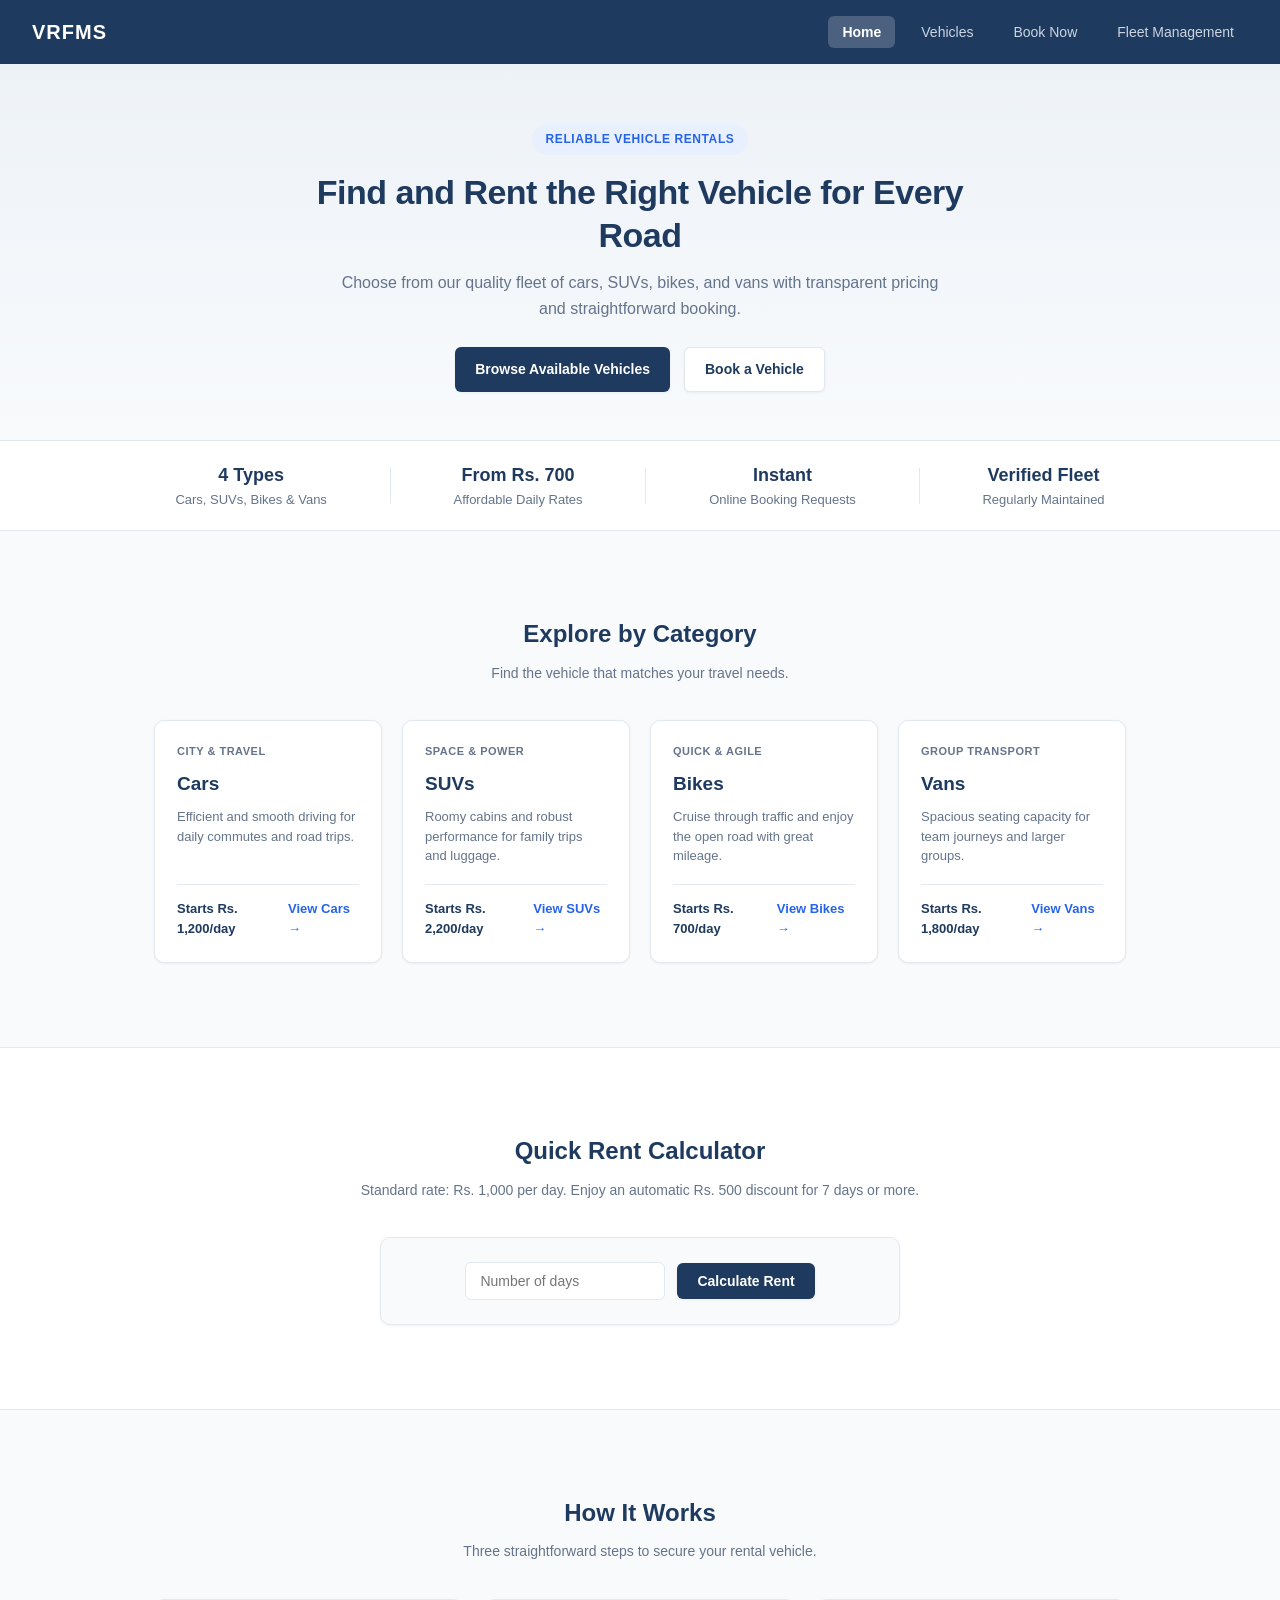
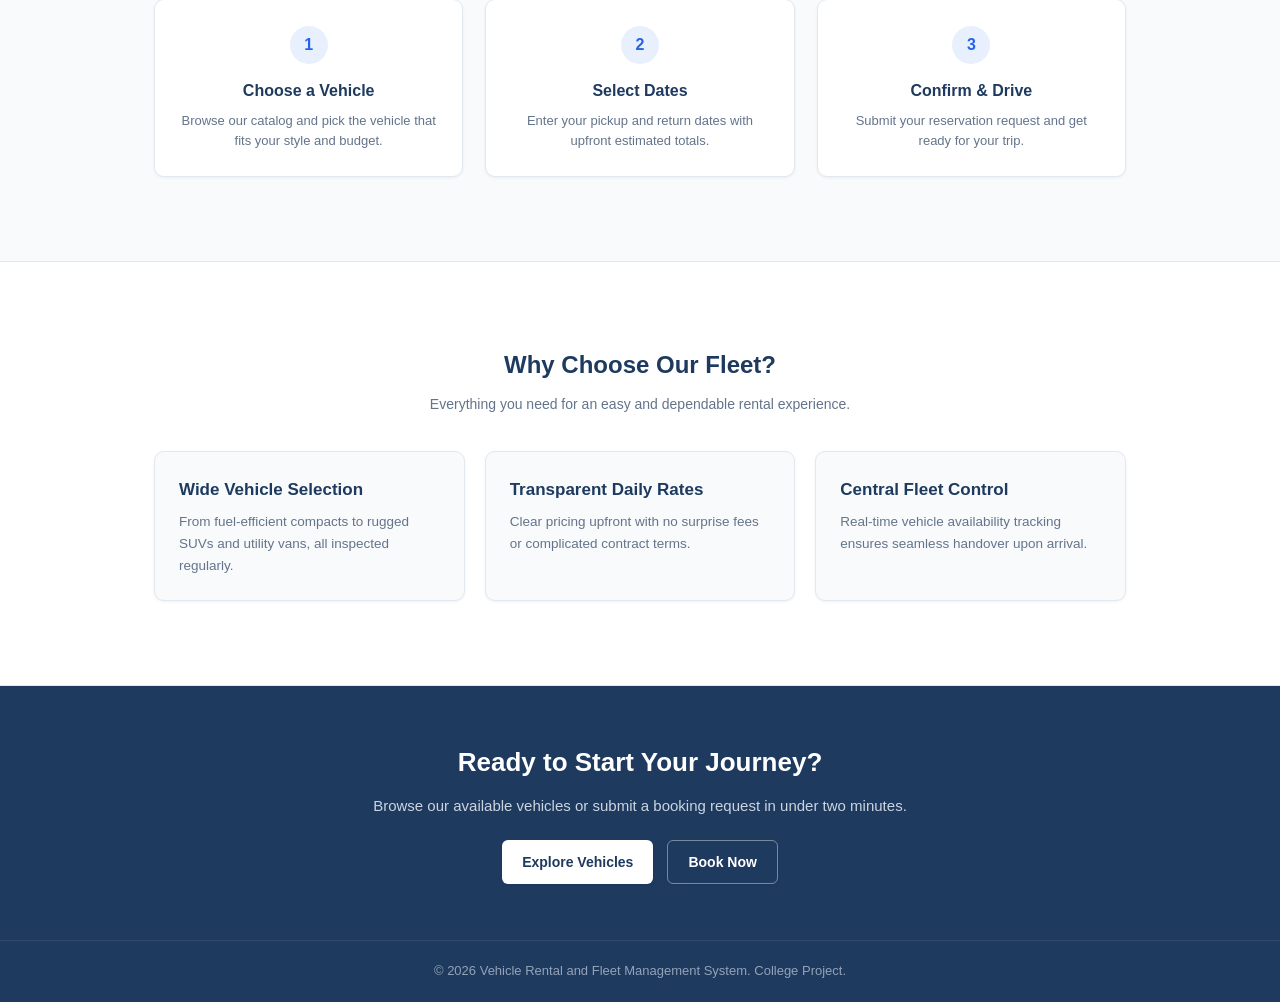
<file: index.html>
<!DOCTYPE html>
<html lang="en">

<head>
    <meta charset="UTF-8">
    <meta name="viewport" content="width=device-width, initial-scale=1.0">
    <title>Vehicle Rental and Fleet Management System</title>
    <link rel="stylesheet" href="css/common.css">
    <link rel="stylesheet" href="css/home.css">
</head>

<body>
    <div class="whole">
        <nav class="navbar">
            <div class="logo">VRFMS</div>
            <ul>
                <li><a href="index.html" class="active">Home</a></li>
                <li><a href="vehicles.html">Vehicles</a></li>
                <li><a href="booking.html">Book Now</a></li>
                <li><a href="fleet.html">Fleet Management</a></li>
            </ul>
        </nav>

        <section class="hero">
            <div class="hero-badge">Reliable Vehicle Rentals</div>
            <h1>Find and Rent the Right Vehicle for Every Road</h1>
            <p>Choose from our quality fleet of cars, SUVs, bikes, and vans with transparent pricing and straightforward booking.</p>

            <div class="hero-actions">
                <a href="vehicles.html" class="btn">Browse Available Vehicles</a>
                <a href="booking.html" class="btn btn-secondary">Book a Vehicle</a>
            </div>
        </section>

        <section class="stats-strip">
            <div class="container stats-strip-inner">
                <div class="strip-item">
                    <span class="strip-value">4 Types</span>
                    <span class="strip-label">Cars, SUVs, Bikes & Vans</span>
                </div>
                <div class="strip-divider"></div>
                <div class="strip-item">
                    <span class="strip-value">From Rs. 700</span>
                    <span class="strip-label">Affordable Daily Rates</span>
                </div>
                <div class="strip-divider"></div>
                <div class="strip-item">
                    <span class="strip-value">Instant</span>
                    <span class="strip-label">Online Booking Requests</span>
                </div>
                <div class="strip-divider"></div>
                <div class="strip-item">
                    <span class="strip-value">Verified Fleet</span>
                    <span class="strip-label">Regularly Maintained</span>
                </div>
            </div>
        </section>

        <section class="home-section">
            <div class="container">
                <div class="section-title">
                    <h2>Explore by Category</h2>
                    <p>Find the vehicle that matches your travel needs.</p>
                </div>

                <div class="category-grid">
                    <div class="category-card">
                        <span class="category-tag">City & Travel</span>
                        <h3>Cars</h3>
                        <p class="category-desc">Efficient and smooth driving for daily commutes and road trips.</p>
                        <div class="category-meta">
                            <span class="category-price">Starts Rs. 1,200/day</span>
                            <a href="vehicles.html" class="category-link">View Cars &rarr;</a>
                        </div>
                    </div>

                    <div class="category-card">
                        <span class="category-tag">Space & Power</span>
                        <h3>SUVs</h3>
                        <p class="category-desc">Roomy cabins and robust performance for family trips and luggage.</p>
                        <div class="category-meta">
                            <span class="category-price">Starts Rs. 2,200/day</span>
                            <a href="vehicles.html" class="category-link">View SUVs &rarr;</a>
                        </div>
                    </div>

                    <div class="category-card">
                        <span class="category-tag">Quick & Agile</span>
                        <h3>Bikes</h3>
                        <p class="category-desc">Cruise through traffic and enjoy the open road with great mileage.</p>
                        <div class="category-meta">
                            <span class="category-price">Starts Rs. 700/day</span>
                            <a href="vehicles.html" class="category-link">View Bikes &rarr;</a>
                        </div>
                    </div>

                    <div class="category-card">
                        <span class="category-tag">Group Transport</span>
                        <h3>Vans</h3>
                        <p class="category-desc">Spacious seating capacity for team journeys and larger groups.</p>
                        <div class="category-meta">
                            <span class="category-price">Starts Rs. 1,800/day</span>
                            <a href="vehicles.html" class="category-link">View Vans &rarr;</a>
                        </div>
                    </div>
                </div>
            </div>
        </section>

        <section class="calculator-section">
            <div class="container">
                <div class="section-title">
                    <h2>Quick Rent Calculator</h2>
                    <p>Standard rate: Rs. 1,000 per day. Enjoy an automatic Rs. 500 discount for 7 days or more.</p>
                </div>

                <div class="calculator-card">
                    <div class="calculator-form">
                        <input type="number" id="days-input" placeholder="Number of days" min="1">
                        <button id="calculate-btn" class="btn">Calculate Rent</button>
                    </div>
                    <p id="rent-result" class="rent-result"></p>
                </div>
            </div>
        </section>

        <section class="home-section">
            <div class="container">
                <div class="section-title">
                    <h2>How It Works</h2>
                    <p>Three straightforward steps to secure your rental vehicle.</p>
                </div>

                <div class="steps-grid">
                    <div class="step-card">
                        <div class="step-number">1</div>
                        <h3>Choose a Vehicle</h3>
                        <p>Browse our catalog and pick the vehicle that fits your style and budget.</p>
                    </div>

                    <div class="step-card">
                        <div class="step-number">2</div>
                        <h3>Select Dates</h3>
                        <p>Enter your pickup and return dates with upfront estimated totals.</p>
                    </div>

                    <div class="step-card">
                        <div class="step-number">3</div>
                        <h3>Confirm & Drive</h3>
                        <p>Submit your reservation request and get ready for your trip.</p>
                    </div>
                </div>
            </div>
        </section>

        <section class="home-section bg-alt">
            <div class="container">
                <div class="section-title">
                    <h2>Why Choose Our Fleet?</h2>
                    <p>Everything you need for an easy and dependable rental experience.</p>
                </div>

                <div class="features">
                    <div class="feature-box">
                        <h3>Wide Vehicle Selection</h3>
                        <p>From fuel-efficient compacts to rugged SUVs and utility vans, all inspected regularly.</p>
                    </div>
                    <div class="feature-box">
                        <h3>Transparent Daily Rates</h3>
                        <p>Clear pricing upfront with no surprise fees or complicated contract terms.</p>
                    </div>
                    <div class="feature-box">
                        <h3>Central Fleet Control</h3>
                        <p>Real-time vehicle availability tracking ensures seamless handover upon arrival.</p>
                    </div>
                </div>
            </div>
        </section>

        <section class="cta-banner">
            <div class="container cta-content">
                <h2>Ready to Start Your Journey?</h2>
                <p>Browse our available vehicles or submit a booking request in under two minutes.</p>
                <div class="cta-actions">
                    <a href="vehicles.html" class="btn">Explore Vehicles</a>
                    <a href="booking.html" class="btn btn-secondary">Book Now</a>
                </div>
            </div>
        </section>

        <footer class="footer">
            <p>&copy; 2026 Vehicle Rental and Fleet Management System. College Project.</p>
        </footer>
    </div>

    <button id="scroll-top-btn" class="scroll-top-btn" title="Back to top">&uarr;</button>

    <script src="js/home.js"></script>
</body>

</html>
</file>
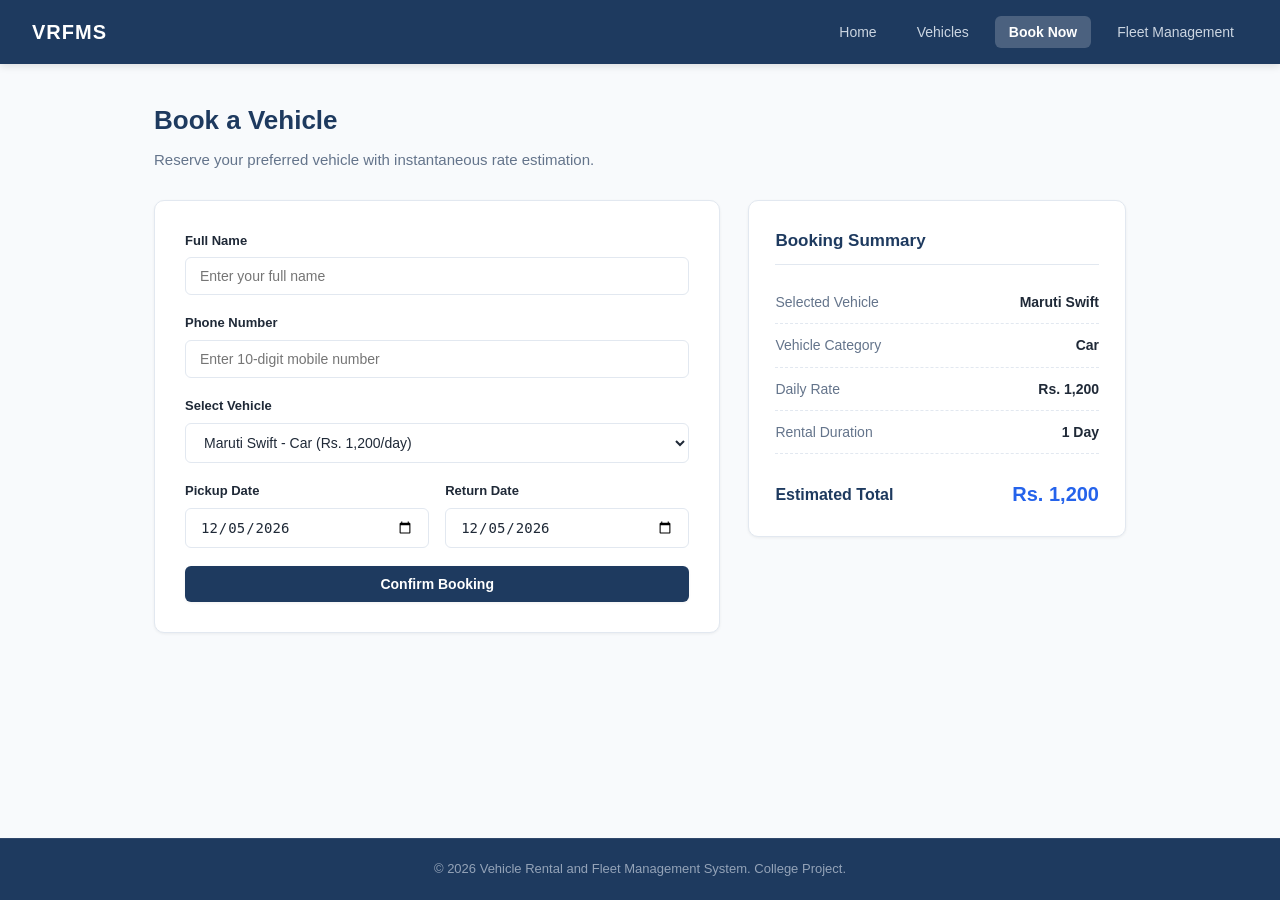
<file: booking.html>
<!DOCTYPE html>
<html lang="en">
<head>
    <meta charset="UTF-8">
    <meta name="viewport" content="width=device-width, initial-scale=1.0">
    <title>Book a Vehicle - VRFMS</title>
    <link rel="stylesheet" href="css/common.css">
    <link rel="stylesheet" href="css/booking.css">
</head>
<body>
    <div class="whole">
        <nav class="navbar">
            <div class="logo">VRFMS</div>
            <ul>
                <li><a href="index.html">Home</a></li>
                <li><a href="vehicles.html">Vehicles</a></li>
                <li><a href="booking.html" class="active">Book Now</a></li>
                <li><a href="fleet.html">Fleet Management</a></li>
            </ul>
        </nav>

        <div class="container">
            <div class="page-header">
                <h1>Book a Vehicle</h1>
                <p>Reserve your preferred vehicle with instantaneous rate estimation.</p>
            </div>

            <div id="bookingContainer" class="booking-layout">
                <div class="booking-card">
                    <form id="bookingForm" class="booking-form">
                        <div class="form-group">
                            <label for="fullname">Full Name</label>
                            <input type="text" id="fullname" name="fullname" placeholder="Enter your full name" required>
                        </div>

                        <div class="form-group">
                            <label for="phone">Phone Number</label>
                            <input type="tel" id="phone" name="phone" placeholder="Enter 10-digit mobile number" required>
                            <span id="phoneError" class="form-error">Please enter a valid 10-digit phone number.</span>
                        </div>

                        <div class="form-group">
                            <label for="vehicle">Select Vehicle</label>
                            <select id="vehicle" name="vehicle">
                                <option value="swift" data-name="Maruti Swift" data-type="Car" data-price="1200">Maruti Swift - Car (Rs. 1,200/day)</option>
                                <option value="creta" data-name="Hyundai Creta" data-type="SUV" data-price="2200">Hyundai Creta - SUV (Rs. 2,200/day)</option>
                                <option value="re-classic" data-name="Royal Enfield Classic" data-type="Bike" data-price="700">Royal Enfield Classic - Bike (Rs. 700/day)</option>
                                <option value="bolero" data-name="Mahindra Bolero" data-type="Van" data-price="1800">Mahindra Bolero - Van (Rs. 1,800/day)</option>
                            </select>
                        </div>

                        <div class="form-row">
                            <div class="form-group">
                                <label for="pickup-date">Pickup Date</label>
                                <input type="date" id="pickup-date" name="pickup-date" required>
                            </div>

                            <div class="form-group">
                                <label for="return-date">Return Date</label>
                                <input type="date" id="return-date" name="return-date" required>
                            </div>
                        </div>
                        <span id="dateError" class="form-error">Return date must be on or after pickup date.</span>

                        <button type="submit" id="submitBookingBtn" class="btn">Confirm Booking</button>
                    </form>
                </div>

                <div class="booking-summary-card">
                    <h3>Booking Summary</h3>
                    <div class="summary-item">
                        <span>Selected Vehicle</span>
                        <span id="summaryVehicle">Maruti Swift</span>
                    </div>
                    <div class="summary-item">
                        <span>Vehicle Category</span>
                        <span id="summaryType">Car</span>
                    </div>
                    <div class="summary-item">
                        <span>Daily Rate</span>
                        <span id="summaryDailyRate">Rs. 1,200</span>
                    </div>
                    <div class="summary-item">
                        <span>Rental Duration</span>
                        <span id="summaryDays">1 Day</span>
                    </div>
                    <div class="summary-total">
                        <span>Estimated Total</span>
                        <span id="summaryTotal" class="total-amount">Rs. 1,200</span>
                    </div>
                </div>
            </div>

            <div id="confirmationCard" class="confirmation-card">
                <div class="confirmation-header">
                    <h2>Booking Confirmed</h2>
                    <p>Your vehicle reservation request has been registered successfully.</p>
                </div>
                <div class="confirmation-details">
                    <div class="confirmation-row">
                        <span>Booking Reference</span>
                        <span id="confirmId">BK-1001</span>
                    </div>
                    <div class="confirmation-row">
                        <span>Customer Name</span>
                        <span id="confirmName"></span>
                    </div>
                    <div class="confirmation-row">
                        <span>Contact Number</span>
                        <span id="confirmPhone"></span>
                    </div>
                    <div class="confirmation-row">
                        <span>Vehicle</span>
                        <span id="confirmVehicle"></span>
                    </div>
                    <div class="confirmation-row">
                        <span>Rental Period</span>
                        <span id="confirmDates"></span>
                    </div>
                    <div class="confirmation-row">
                        <span>Total Estimated Rent</span>
                        <span id="confirmTotal"></span>
                    </div>
                </div>
                <button type="button" id="bookAgainBtn" class="btn btn-secondary">Make Another Booking</button>
            </div>
        </div>

        <footer class="footer">
            <p>&copy; 2026 Vehicle Rental and Fleet Management System. College Project.</p>
        </footer>
    </div>

    <script src="js/booking.js"></script>
</body>
</html>
</file>
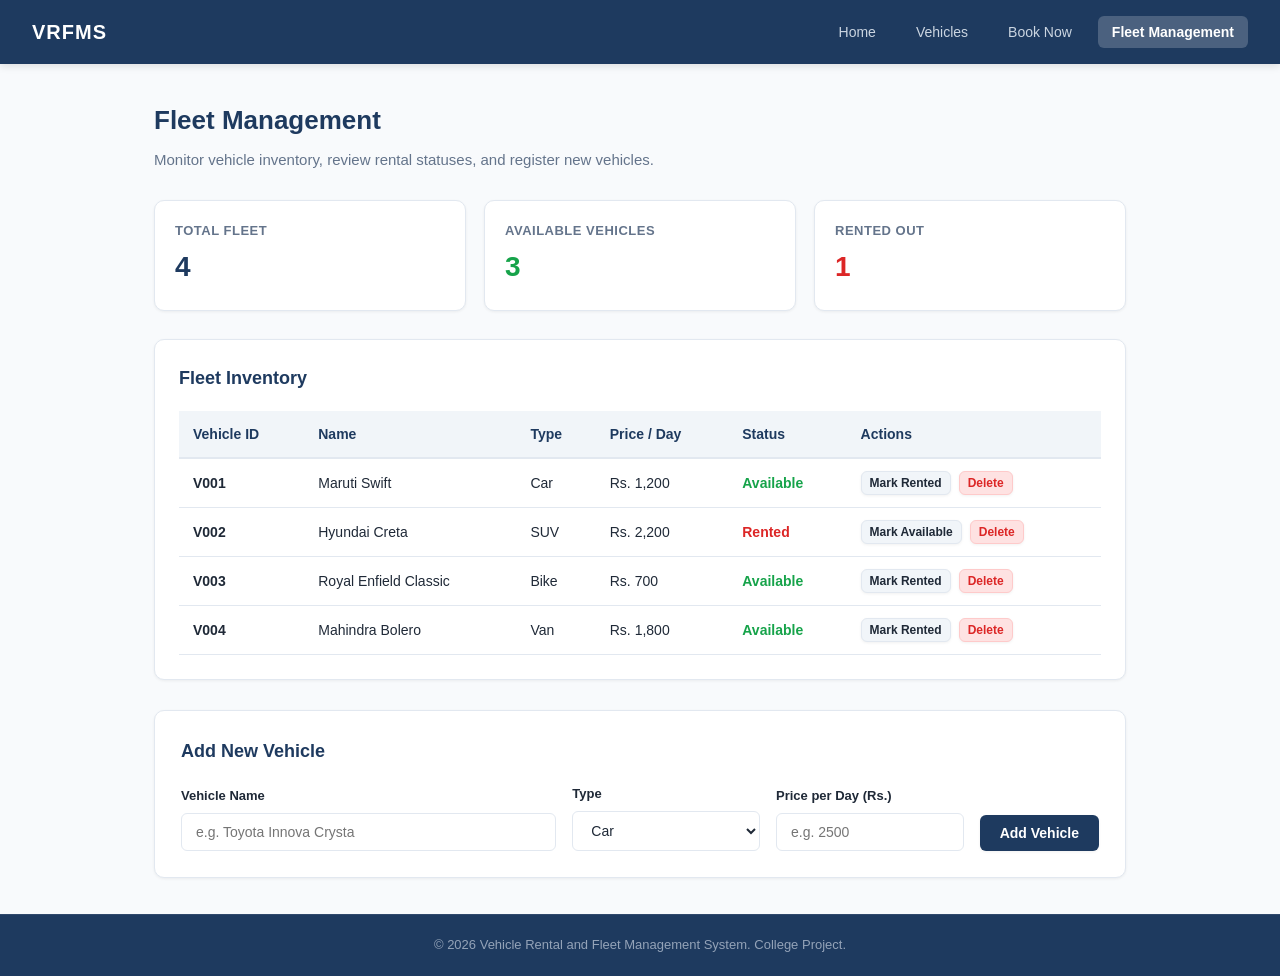
<file: fleet.html>
<!DOCTYPE html>
<html lang="en">
<head>
    <meta charset="UTF-8">
    <meta name="viewport" content="width=device-width, initial-scale=1.0">
    <title>Fleet Management - VRFMS</title>
    <link rel="stylesheet" href="css/common.css">
    <link rel="stylesheet" href="css/fleet.css">
</head>
<body>
    <div class="whole">
        <nav class="navbar">
            <div class="logo">VRFMS</div>
            <ul>
                <li><a href="index.html">Home</a></li>
                <li><a href="vehicles.html">Vehicles</a></li>
                <li><a href="booking.html">Book Now</a></li>
                <li><a href="fleet.html" class="active">Fleet Management</a></li>
            </ul>
        </nav>

        <div class="container">
            <div class="page-header">
                <h1>Fleet Management</h1>
                <p>Monitor vehicle inventory, review rental statuses, and register new vehicles.</p>
            </div>

            <div class="stats-grid">
                <div class="stat-card">
                    <span class="stat-label">Total Fleet</span>
                    <span id="statTotal" class="stat-value">4</span>
                </div>
                <div class="stat-card stat-available">
                    <span class="stat-label">Available Vehicles</span>
                    <span id="statAvailable" class="stat-value">3</span>
                </div>
                <div class="stat-card stat-rented">
                    <span class="stat-label">Rented Out</span>
                    <span id="statRented" class="stat-value">1</span>
                </div>
            </div>

            <div class="fleet-section">
                <div class="fleet-section-header">
                    <h2>Fleet Inventory</h2>
                </div>
                <div class="table-wrapper">
                    <table class="fleet-table">
                        <thead>
                            <tr>
                                <th>Vehicle ID</th>
                                <th>Name</th>
                                <th>Type</th>
                                <th>Price / Day</th>
                                <th>Status</th>
                                <th>Actions</th>
                            </tr>
                        </thead>
                        <tbody id="fleetTableBody">
                        </tbody>
                    </table>
                </div>
            </div>

            <div class="add-vehicle-card">
                <h2>Add New Vehicle</h2>
                <form id="addVehicleForm" class="add-vehicle-form">
                    <div class="form-field">
                        <label for="v-name">Vehicle Name</label>
                        <input type="text" id="v-name" name="v-name" placeholder="e.g. Toyota Innova Crysta" required>
                    </div>

                    <div class="form-field">
                        <label for="v-type">Type</label>
                        <select id="v-type" name="v-type" required>
                            <option value="Car">Car</option>
                            <option value="SUV">SUV</option>
                            <option value="Bike">Bike</option>
                            <option value="Van">Van</option>
                        </select>
                    </div>

                    <div class="form-field">
                        <label for="v-price">Price per Day (Rs.)</label>
                        <input type="number" id="v-price" name="v-price" placeholder="e.g. 2500" min="100" required>
                    </div>

                    <button type="submit" id="addVehicleBtn" class="btn">Add Vehicle</button>
                </form>
                <div id="fleetFeedback" class="fleet-feedback">Vehicle added successfully.</div>
            </div>
        </div>

        <footer class="footer">
            <p>&copy; 2026 Vehicle Rental and Fleet Management System. College Project.</p>
        </footer>
    </div>

    <script src="js/fleet.js"></script>
</body>
</html>
</file>
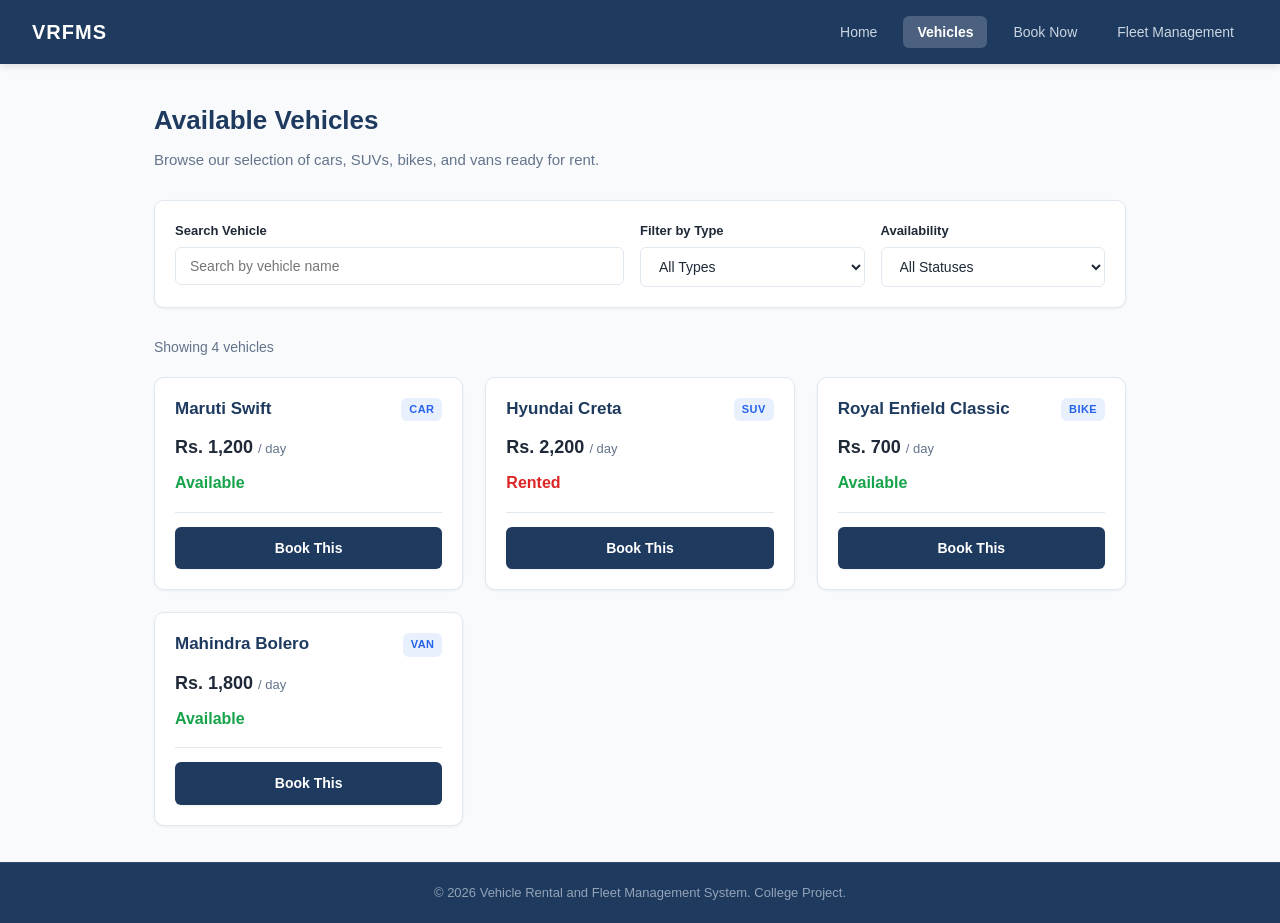
<file: vehicles.html>
<!DOCTYPE html>
<html lang="en">
<head>
    <meta charset="UTF-8">
    <meta name="viewport" content="width=device-width, initial-scale=1.0">
    <title>Available Vehicles - VRFMS</title>
    <link rel="stylesheet" href="css/common.css">
    <link rel="stylesheet" href="css/vehicles.css">
</head>
<body>
    <div class="whole">
        <nav class="navbar">
            <div class="logo">VRFMS</div>
            <ul>
                <li><a href="index.html">Home</a></li>
                <li><a href="vehicles.html" class="active">Vehicles</a></li>
                <li><a href="booking.html">Book Now</a></li>
                <li><a href="fleet.html">Fleet Management</a></li>
            </ul>
        </nav>

        <div class="container">
            <div class="page-header">
                <h1>Available Vehicles</h1>
                <p>Browse our selection of cars, SUVs, bikes, and vans ready for rent.</p>
            </div>

            <div class="filter-bar">
                <div class="filter-group">
                    <label for="search">Search Vehicle</label>
                    <input type="search" id="search" placeholder="Search by vehicle name">
                </div>

                <div class="filter-group">
                    <label for="vehicleType">Filter by Type</label>
                    <select id="vehicleType">
                        <option value="all">All Types</option>
                        <option value="car">Car</option>
                        <option value="suv">SUV</option>
                        <option value="bike">Bike</option>
                        <option value="van">Van</option>
                    </select>
                </div>

                <div class="filter-group">
                    <label for="availability">Availability</label>
                    <select id="availability">
                        <option value="all">All Statuses</option>
                        <option value="available">Available</option>
                        <option value="rented">Rented</option>
                    </select>
                </div>
            </div>

            <p id="vehicleCount" class="vehicle-stats">Showing 4 vehicles</p>

            <div class="vehicle-grid">
                <div class="vehicle-card" data-name="maruti swift" data-type="car" data-status="available">
                    <div class="card-top">
                        <h3>Maruti Swift</h3>
                        <span class="vehicle-type-tag">Car</span>
                    </div>
                    <div class="card-details">
                        <div class="price">Rs. 1,200 <span>/ day</span></div>
                        <span class="status-available">Available</span>
                    </div>
                    <div class="card-actions">
                        <a href="booking.html" class="btn">Book This</a>
                    </div>
                </div>

                <div class="vehicle-card" data-name="hyundai creta" data-type="suv" data-status="rented">
                    <div class="card-top">
                        <h3>Hyundai Creta</h3>
                        <span class="vehicle-type-tag">SUV</span>
                    </div>
                    <div class="card-details">
                        <div class="price">Rs. 2,200 <span>/ day</span></div>
                        <span class="status-rented">Rented</span>
                    </div>
                    <div class="card-actions">
                        <a href="booking.html" class="btn">Book This</a>
                    </div>
                </div>

                <div class="vehicle-card" data-name="royal enfield classic" data-type="bike" data-status="available">
                    <div class="card-top">
                        <h3>Royal Enfield Classic</h3>
                        <span class="vehicle-type-tag">Bike</span>
                    </div>
                    <div class="card-details">
                        <div class="price">Rs. 700 <span>/ day</span></div>
                        <span class="status-available">Available</span>
                    </div>
                    <div class="card-actions">
                        <a href="booking.html" class="btn">Book This</a>
                    </div>
                </div>

                <div class="vehicle-card" data-name="mahindra bolero" data-type="van" data-status="available">
                    <div class="card-top">
                        <h3>Mahindra Bolero</h3>
                        <span class="vehicle-type-tag">Van</span>
                    </div>
                    <div class="card-details">
                        <div class="price">Rs. 1,800 <span>/ day</span></div>
                        <span class="status-available">Available</span>
                    </div>
                    <div class="card-actions">
                        <a href="booking.html" class="btn">Book This</a>
                    </div>
                </div>

                <div id="noResults" class="no-results">
                    No vehicles match your search and filter criteria.
                </div>
            </div>
        </div>

        <footer class="footer">
            <p>&copy; 2026 Vehicle Rental and Fleet Management System. College Project.</p>
        </footer>
    </div>

    <script>
        const searchInput = document.getElementById("search");
        const vehicleType = document.getElementById("vehicleType");
        const availability = document.getElementById("availability");
        const vehicleCards = document.querySelectorAll(".vehicle-card");
        const vehicleCount = document.getElementById("vehicleCount");
        const noResults = document.getElementById("noResults");

        function filterVehicles() {
            const searchValue = searchInput.value.toLowerCase().trim();
            const selectedType = vehicleType.value.toLowerCase();
            const selectedAvailability = availability.value.toLowerCase();

            let visibleCount = 0;

            vehicleCards.forEach(function (card) {
                const name = card.getAttribute("data-name") || "";
                const type = card.getAttribute("data-type") || "";
                const status = card.getAttribute("data-status") || "";

                const matchesSearch = name.includes(searchValue);
                const matchesType = selectedType === "all" || type === selectedType;
                const matchesAvailability = selectedAvailability === "all" || status === selectedAvailability;

                if (matchesSearch && matchesType && matchesAvailability) {
                    card.style.display = "";
                    visibleCount++;
                } else {
                    card.style.display = "none";
                }
            });

            vehicleCount.textContent = "Showing " + visibleCount + " vehicle" + (visibleCount === 1 ? "" : "s");

            if (visibleCount === 0) {
                noResults.classList.add("visible");
            } else {
                noResults.classList.remove("visible");
            }
        }

        searchInput.addEventListener("input", filterVehicles);
        vehicleType.addEventListener("change", filterVehicles);
        availability.addEventListener("change", filterVehicles);
    </script>
</body>
</html>
</file>
<file: css/common.css>
:root {
    --primary: #1e3a5f;
    --primary-hover: #152c49;
    --primary-light: #e8f0fe;
    --accent: #2563eb;
    --text-dark: #1f2937;
    --text-muted: #64748b;
    --bg-main: #f8fafc;
    --bg-card: #ffffff;
    --border-color: #e2e8f0;
    --success: #16a34a;
    --success-bg: #dcfce7;
    --danger: #dc2626;
    --danger-bg: #fee2e2;
    --radius-sm: 6px;
    --radius-md: 10px;
    --radius-lg: 14px;
    --shadow-sm: 0 1px 3px rgba(0, 0, 0, 0.06);
    --shadow-md: 0 4px 12px rgba(0, 0, 0, 0.08);
}

* {
    margin: 0;
    padding: 0;
    box-sizing: border-box;
}

body {
    font-family: -apple-system, BlinkMacSystemFont, "Segoe UI", Roboto, Helvetica, Arial, sans-serif;
    background-color: var(--bg-main);
    color: var(--text-dark);
    line-height: 1.6;
    min-height: 100vh;
    display: flex;
    flex-direction: column;
}

.whole {
    min-height: 100vh;
    display: flex;
    flex-direction: column;
    flex: 1;
}

.navbar {
    background-color: var(--primary);
    padding: 16px 32px;
    display: flex;
    justify-content: space-between;
    align-items: center;
    box-shadow: 0 2px 8px rgba(0, 0, 0, 0.12);
}

.navbar .logo {
    color: #ffffff;
    font-size: 20px;
    font-weight: 700;
    letter-spacing: 1px;
}

.navbar ul {
    list-style: none;
    display: flex;
    gap: 12px;
}

.navbar ul li a {
    color: #cbd5e1;
    text-decoration: none;
    font-size: 14px;
    font-weight: 500;
    padding: 8px 14px;
    border-radius: var(--radius-sm);
    transition: all 0.2s ease;
}

.navbar ul li a:hover {
    color: #ffffff;
    background-color: rgba(255, 255, 255, 0.12);
}

.navbar ul li a.active {
    color: #ffffff;
    background-color: rgba(255, 255, 255, 0.2);
    font-weight: 600;
}

.container {
    max-width: 1020px;
    width: 100%;
    margin: 0 auto;
    padding: 36px 24px;
    flex: 1;
}

.page-header {
    margin-bottom: 28px;
}

.page-header h1 {
    font-size: 26px;
    color: var(--primary);
    font-weight: 700;
    margin-bottom: 6px;
}

.page-header p {
    color: var(--text-muted);
    font-size: 15px;
}

button,
.btn {
    background-color: var(--primary);
    color: #ffffff;
    border: none;
    padding: 10px 20px;
    cursor: pointer;
    font-size: 14px;
    font-weight: 600;
    border-radius: var(--radius-sm);
    text-decoration: none;
    display: inline-flex;
    align-items: center;
    justify-content: center;
    gap: 6px;
    transition: background-color 0.2s ease, transform 0.1s ease, box-shadow 0.2s ease;
    box-shadow: var(--shadow-sm);
}

button:hover,
.btn:hover {
    background-color: var(--primary-hover);
    box-shadow: var(--shadow-md);
}

button:active,
.btn:active {
    transform: translateY(1px);
}

.btn-secondary {
    background-color: #ffffff;
    color: var(--primary);
    border: 1px solid var(--border-color);
}

.btn-secondary:hover {
    background-color: #f1f5f9;
    border-color: #cbd5e1;
}

.btn-sm {
    padding: 6px 12px;
    font-size: 13px;
}

.status-available {
    color: var(--success);
    font-weight: 700;
}

.status-rented {
    color: var(--danger);
    font-weight: 700;
}

input[type="text"],
input[type="number"],
input[type="tel"],
input[type="date"],
input[type="search"],
select {
    width: 100%;
    padding: 10px 14px;
    font-size: 14px;
    color: var(--text-dark);
    background-color: #ffffff;
    border: 1px solid var(--border-color);
    border-radius: var(--radius-sm);
    outline: none;
    transition: border-color 0.2s ease, box-shadow 0.2s ease;
}

input[type="text"]:focus,
input[type="number"]:focus,
input[type="tel"]:focus,
input[type="date"]:focus,
input[type="search"]:focus,
select:focus {
    border-color: var(--accent);
    box-shadow: 0 0 0 3px rgba(37, 99, 235, 0.15);
}

.footer {
    background-color: var(--primary);
    color: #94a3b8;
    text-align: center;
    padding: 20px;
    font-size: 13px;
    margin-top: auto;
    border-top: 1px solid rgba(255, 255, 255, 0.08);
}
</file>
<file: css/home.css>
.hero {
    background: linear-gradient(180deg, #edf2f7 0%, #f8fafc 100%);
    border-bottom: 1px solid var(--border-color);
    text-align: center;
    padding: 60px 20px 48px;
}

.hero-badge {
    display: inline-block;
    background-color: var(--primary-light);
    color: var(--accent);
    font-size: 12px;
    font-weight: 700;
    text-transform: uppercase;
    letter-spacing: 0.6px;
    padding: 6px 14px;
    border-radius: 9999px;
    margin-bottom: 16px;
}

.hero h1 {
    font-size: 34px;
    color: var(--primary);
    font-weight: 800;
    line-height: 1.25;
    margin-bottom: 14px;
    letter-spacing: -0.5px;
    max-width: 720px;
    margin-left: auto;
    margin-right: auto;
}

.hero p {
    font-size: 16px;
    color: var(--text-muted);
    margin-bottom: 26px;
    max-width: 620px;
    margin-left: auto;
    margin-right: auto;
    line-height: 1.6;
}

.hero-actions {
    display: flex;
    justify-content: center;
    gap: 14px;
    flex-wrap: wrap;
}

.stats-strip {
    background-color: #ffffff;
    border-bottom: 1px solid var(--border-color);
    padding: 20px 0;
}

.stats-strip-inner {
    display: flex;
    justify-content: space-around;
    align-items: center;
    flex-wrap: wrap;
    gap: 20px;
    padding-top: 0;
    padding-bottom: 0;
}

.strip-item {
    display: flex;
    flex-direction: column;
    align-items: center;
    text-align: center;
}

.strip-value {
    font-size: 18px;
    font-weight: 700;
    color: var(--primary);
}

.strip-label {
    font-size: 13px;
    color: var(--text-muted);
}

.strip-divider {
    width: 1px;
    height: 36px;
    background-color: var(--border-color);
}

@media (max-width: 680px) {
    .strip-divider {
        display: none;
    }
}

.home-section {
    padding: 48px 0;
}

.home-section.bg-alt {
    background-color: #ffffff;
    border-top: 1px solid var(--border-color);
    border-bottom: 1px solid var(--border-color);
}

.section-title {
    text-align: center;
    max-width: 600px;
    margin: 0 auto 36px;
}

.section-title h2 {
    font-size: 24px;
    color: var(--primary);
    font-weight: 700;
    margin-bottom: 8px;
}

.section-title p {
    font-size: 14px;
    color: var(--text-muted);
}

.category-grid {
    display: grid;
    grid-template-columns: repeat(auto-fit, minmax(220px, 1fr));
    gap: 20px;
}

.category-card {
    background-color: var(--bg-card);
    border: 1px solid var(--border-color);
    border-radius: var(--radius-md);
    padding: 22px;
    display: flex;
    flex-direction: column;
    box-shadow: var(--shadow-sm);
    transition: transform 0.2s ease, box-shadow 0.2s ease, border-color 0.2s ease;
}

.category-card:hover {
    transform: translateY(-3px);
    box-shadow: var(--shadow-md);
    border-color: #cbd5e1;
}

.category-tag {
    font-size: 11px;
    font-weight: 600;
    color: var(--text-muted);
    text-transform: uppercase;
    letter-spacing: 0.5px;
    margin-bottom: 8px;
}

.category-card h3 {
    font-size: 19px;
    color: var(--primary);
    font-weight: 700;
    margin-bottom: 8px;
}

.category-desc {
    font-size: 13px;
    color: var(--text-muted);
    line-height: 1.5;
    margin-bottom: 18px;
    flex: 1;
}

.category-meta {
    display: flex;
    justify-content: space-between;
    align-items: center;
    padding-top: 14px;
    border-top: 1px solid var(--border-color);
    font-size: 13px;
}

.category-price {
    font-weight: 700;
    color: var(--primary);
}

.category-link {
    color: var(--accent);
    text-decoration: none;
    font-weight: 600;
}

.category-link:hover {
    text-decoration: underline;
}

.calculator-section {
    background-color: #ffffff;
    border-top: 1px solid var(--border-color);
    border-bottom: 1px solid var(--border-color);
    padding: 48px 0;
}

.calculator-card {
    max-width: 520px;
    margin: 0 auto;
    background-color: var(--bg-main);
    border: 1px solid var(--border-color);
    border-radius: var(--radius-md);
    padding: 24px;
    box-shadow: var(--shadow-sm);
}

.calculator-form {
    display: flex;
    justify-content: center;
    align-items: center;
    gap: 12px;
    flex-wrap: wrap;
}

.calculator-form input {
    width: 200px;
}

.rent-result {
    text-align: center;
    font-size: 14px;
    font-weight: 600;
    min-height: 24px;
    margin-top: 16px;
    padding: 12px 16px;
    border-radius: var(--radius-sm);
    display: none;
}

.rent-result.visible {
    display: block;
}

.rent-result.success {
    color: var(--success);
    background-color: var(--success-bg);
    border: 1px solid #bbf7d0;
}

.rent-result.error {
    color: var(--danger);
    background-color: var(--danger-bg);
    border: 1px solid #fecaca;
}

.steps-grid {
    display: grid;
    grid-template-columns: repeat(auto-fit, minmax(220px, 1fr));
    gap: 22px;
}

.step-card {
    background-color: var(--bg-card);
    border: 1px solid var(--border-color);
    border-radius: var(--radius-md);
    padding: 26px 20px;
    text-align: center;
    box-shadow: var(--shadow-sm);
}

.step-number {
    width: 38px;
    height: 38px;
    line-height: 38px;
    background-color: var(--primary-light);
    color: var(--accent);
    font-weight: 700;
    font-size: 16px;
    border-radius: 50%;
    margin: 0 auto 14px;
}

.step-card h3 {
    font-size: 16px;
    color: var(--primary);
    font-weight: 700;
    margin-bottom: 8px;
}

.step-card p {
    font-size: 13px;
    color: var(--text-muted);
    line-height: 1.5;
}

.features {
    display: grid;
    grid-template-columns: repeat(auto-fit, minmax(240px, 1fr));
    gap: 20px;
}

.feature-box {
    background-color: var(--bg-main);
    border: 1px solid var(--border-color);
    border-radius: var(--radius-md);
    padding: 24px;
    box-shadow: var(--shadow-sm);
}

.feature-box h3 {
    font-size: 17px;
    color: var(--primary);
    margin-bottom: 8px;
    font-weight: 700;
}

.feature-box p {
    font-size: 13.5px;
    color: var(--text-muted);
    line-height: 1.6;
}

.cta-banner {
    background-color: var(--primary);
    color: #ffffff;
    padding: 56px 20px;
    text-align: center;
}

.cta-content {
    max-width: 600px;
    margin: 0 auto;
    padding: 0;
}

.cta-banner h2 {
    font-size: 26px;
    font-weight: 800;
    margin-bottom: 10px;
    color: #ffffff;
}

.cta-banner p {
    font-size: 15px;
    color: #cbd5e1;
    margin-bottom: 22px;
}

.cta-actions {
    display: flex;
    justify-content: center;
    gap: 14px;
    flex-wrap: wrap;
}

.cta-banner .btn {
    background-color: #ffffff;
    color: var(--primary);
}

.cta-banner .btn:hover {
    background-color: #f1f5f9;
}

.cta-banner .btn-secondary {
    background-color: transparent;
    color: #ffffff;
    border-color: rgba(255, 255, 255, 0.4);
}

.cta-banner .btn-secondary:hover {
    background-color: rgba(255, 255, 255, 0.1);
    border-color: #ffffff;
}

.scroll-top-btn {
    position: fixed;
    bottom: 28px;
    right: 28px;
    width: 42px;
    height: 42px;
    font-size: 18px;
    border-radius: 50%;
    opacity: 0;
    pointer-events: none;
    transition: opacity 0.3s ease, background-color 0.2s ease;
    z-index: 100;
    border: none;
    box-shadow: var(--shadow-md);
    background-color: var(--primary);
    color: #ffffff;
    cursor: pointer;
}

.scroll-top-btn.visible {
    opacity: 1;
    pointer-events: auto;
}
</file>
<file: css/booking.css>
.booking-layout {
    display: grid;
    grid-template-columns: 3fr 2fr;
    gap: 28px;
    align-items: start;
}

@media (max-width: 820px) {
    .booking-layout {
        grid-template-columns: 1fr;
    }
}

.booking-card {
    background-color: var(--bg-card);
    border: 1px solid var(--border-color);
    border-radius: var(--radius-md);
    padding: 30px;
    box-shadow: var(--shadow-sm);
}

.booking-form {
    display: flex;
    flex-direction: column;
    gap: 18px;
}

.form-group {
    display: flex;
    flex-direction: column;
    gap: 6px;
}

.form-group label {
    font-size: 13px;
    font-weight: 600;
    color: var(--text-dark);
}

.form-row {
    display: grid;
    grid-template-columns: 1fr 1fr;
    gap: 16px;
}

@media (max-width: 480px) {
    .form-row {
        grid-template-columns: 1fr;
    }
}

.booking-summary-card {
    background-color: var(--bg-card);
    border: 1px solid var(--border-color);
    border-radius: var(--radius-md);
    padding: 26px;
    box-shadow: var(--shadow-sm);
}

.booking-summary-card h3 {
    font-size: 17px;
    color: var(--primary);
    font-weight: 700;
    margin-bottom: 16px;
    padding-bottom: 10px;
    border-bottom: 1px solid var(--border-color);
}

.summary-item {
    display: flex;
    justify-content: space-between;
    align-items: center;
    padding: 10px 0;
    font-size: 14px;
    border-bottom: 1px dashed var(--border-color);
}

.summary-item span:first-child {
    color: var(--text-muted);
}

.summary-item span:last-child {
    font-weight: 600;
    color: var(--text-dark);
}

.summary-total {
    display: flex;
    justify-content: space-between;
    align-items: center;
    padding-top: 16px;
    margin-top: 8px;
    font-size: 16px;
    font-weight: 700;
    color: var(--primary);
}

.summary-total .total-amount {
    font-size: 20px;
    color: var(--accent);
}

.confirmation-card {
    background-color: var(--bg-card);
    border: 1px solid #bbf7d0;
    border-radius: var(--radius-md);
    padding: 32px;
    box-shadow: var(--shadow-sm);
    text-align: center;
    display: none;
}

.confirmation-card.visible {
    display: block;
}

.confirmation-header {
    margin-bottom: 20px;
}

.confirmation-header h2 {
    color: var(--success);
    font-size: 22px;
    font-weight: 700;
    margin-bottom: 6px;
}

.confirmation-header p {
    color: var(--text-muted);
    font-size: 14px;
}

.confirmation-details {
    max-width: 440px;
    margin: 0 auto 24px;
    background-color: var(--bg-main);
    border: 1px solid var(--border-color);
    border-radius: var(--radius-sm);
    padding: 18px 20px;
    text-align: left;
}

.confirmation-row {
    display: flex;
    justify-content: space-between;
    padding: 8px 0;
    font-size: 14px;
    border-bottom: 1px solid var(--border-color);
}

.confirmation-row:last-child {
    border-bottom: none;
}

.confirmation-row span:first-child {
    color: var(--text-muted);
}

.confirmation-row span:last-child {
    font-weight: 600;
    color: var(--text-dark);
}

.form-error {
    color: var(--danger);
    font-size: 13px;
    font-weight: 500;
    margin-top: 4px;
    display: none;
}

.form-error.visible {
    display: block;
}
</file>
<file: css/fleet.css>
.stats-grid {
    display: grid;
    grid-template-columns: repeat(3, 1fr);
    gap: 18px;
    margin-bottom: 28px;
}

@media (max-width: 640px) {
    .stats-grid {
        grid-template-columns: 1fr;
    }
}

.stat-card {
    background-color: var(--bg-card);
    border: 1px solid var(--border-color);
    border-radius: var(--radius-md);
    padding: 20px;
    box-shadow: var(--shadow-sm);
    display: flex;
    flex-direction: column;
    gap: 4px;
}

.stat-card .stat-label {
    font-size: 13px;
    font-weight: 600;
    color: var(--text-muted);
    text-transform: uppercase;
    letter-spacing: 0.5px;
}

.stat-card .stat-value {
    font-size: 28px;
    font-weight: 700;
    color: var(--primary);
}

.stat-card.stat-available .stat-value {
    color: var(--success);
}

.stat-card.stat-rented .stat-value {
    color: var(--danger);
}

.fleet-section {
    background-color: var(--bg-card);
    border: 1px solid var(--border-color);
    border-radius: var(--radius-md);
    padding: 24px;
    margin-bottom: 30px;
    box-shadow: var(--shadow-sm);
}

.fleet-section-header {
    display: flex;
    justify-content: space-between;
    align-items: center;
    margin-bottom: 18px;
}

.fleet-section-header h2 {
    font-size: 18px;
    color: var(--primary);
    font-weight: 700;
}

.table-wrapper {
    overflow-x: auto;
}

.fleet-table {
    width: 100%;
    border-collapse: collapse;
    font-size: 14px;
    text-align: left;
}

.fleet-table th {
    background-color: #f1f5f9;
    color: var(--primary);
    font-weight: 700;
    padding: 12px 14px;
    border-bottom: 2px solid var(--border-color);
    white-space: nowrap;
}

.fleet-table td {
    padding: 12px 14px;
    border-bottom: 1px solid var(--border-color);
    vertical-align: middle;
}

.fleet-table tr:hover td {
    background-color: #f8fafc;
}

.status-clickable {
    cursor: pointer;
    user-select: none;
    transition: opacity 0.2s ease;
}

.status-clickable:hover {
    opacity: 0.85;
}

.table-actions {
    display: flex;
    gap: 8px;
}

.btn-action-delete {
    background-color: #fee2e2;
    color: var(--danger);
    border: 1px solid #fecaca;
    padding: 4px 8px;
    font-size: 12px;
    border-radius: var(--radius-sm);
}

.btn-action-delete:hover {
    background-color: var(--danger);
    color: #ffffff;
}

.btn-action-toggle {
    background-color: #f1f5f9;
    color: var(--text-dark);
    border: 1px solid var(--border-color);
    padding: 4px 8px;
    font-size: 12px;
    border-radius: var(--radius-sm);
}

.btn-action-toggle:hover {
    background-color: #e2e8f0;
}

.add-vehicle-card {
    background-color: var(--bg-card);
    border: 1px solid var(--border-color);
    border-radius: var(--radius-md);
    padding: 26px;
    box-shadow: var(--shadow-sm);
}

.add-vehicle-card h2 {
    font-size: 18px;
    color: var(--primary);
    font-weight: 700;
    margin-bottom: 18px;
}

.add-vehicle-form {
    display: grid;
    grid-template-columns: 2fr 1fr 1fr auto;
    gap: 16px;
    align-items: flex-end;
}

@media (max-width: 768px) {
    .add-vehicle-form {
        grid-template-columns: 1fr;
        align-items: stretch;
    }
}

.form-field {
    display: flex;
    flex-direction: column;
    gap: 6px;
}

.form-field label {
    font-size: 13px;
    font-weight: 600;
    color: var(--text-dark);
}

.fleet-feedback {
    margin-top: 14px;
    font-size: 13px;
    font-weight: 600;
    color: var(--success);
    display: none;
}

.fleet-feedback.visible {
    display: block;
}
</file>
<file: css/vehicles.css>
.filter-bar {
    background-color: var(--bg-card);
    border: 1px solid var(--border-color);
    border-radius: var(--radius-md);
    padding: 20px;
    margin-bottom: 28px;
    display: grid;
    grid-template-columns: 2fr 1fr 1fr;
    gap: 16px;
    box-shadow: var(--shadow-sm);
}

@media (max-width: 768px) {
    .filter-bar {
        grid-template-columns: 1fr;
    }
}

.filter-group {
    display: flex;
    flex-direction: column;
    gap: 6px;
}

.filter-group label {
    font-size: 13px;
    font-weight: 600;
    color: var(--text-dark);
}

.vehicle-stats {
    font-size: 14px;
    color: var(--text-muted);
    margin-bottom: 18px;
    font-weight: 500;
}

.vehicle-grid {
    display: grid;
    grid-template-columns: repeat(auto-fill, minmax(240px, 1fr));
    gap: 22px;
}

.vehicle-card {
    background-color: var(--bg-card);
    border: 1px solid var(--border-color);
    border-radius: var(--radius-md);
    padding: 20px;
    display: flex;
    flex-direction: column;
    box-shadow: var(--shadow-sm);
    transition: transform 0.2s ease, box-shadow 0.2s ease, border-color 0.2s ease;
}

.vehicle-card:hover {
    transform: translateY(-3px);
    box-shadow: var(--shadow-md);
    border-color: #cbd5e1;
}

.card-top {
    display: flex;
    justify-content: space-between;
    align-items: flex-start;
    margin-bottom: 12px;
}

.vehicle-card h3 {
    font-size: 17px;
    color: var(--primary);
    font-weight: 700;
    line-height: 1.3;
}

.vehicle-type-tag {
    font-size: 11px;
    font-weight: 600;
    background-color: var(--primary-light);
    color: var(--accent);
    padding: 3px 8px;
    border-radius: var(--radius-sm);
    text-transform: uppercase;
    letter-spacing: 0.4px;
}

.card-details {
    margin-bottom: 16px;
    flex: 1;
}

.vehicle-card .price {
    font-size: 18px;
    font-weight: 700;
    color: var(--text-dark);
    margin-bottom: 8px;
}

.vehicle-card .price span {
    font-size: 13px;
    font-weight: 400;
    color: var(--text-muted);
}

.card-actions {
    margin-top: auto;
    padding-top: 14px;
    border-top: 1px solid var(--border-color);
    display: flex;
    align-items: center;
    justify-content: space-between;
}

.card-actions .btn {
    width: 100%;
    text-align: center;
}

.no-results {
    grid-column: 1 / -1;
    text-align: center;
    padding: 40px 20px;
    background-color: var(--bg-card);
    border: 1px dashed var(--border-color);
    border-radius: var(--radius-md);
    color: var(--text-muted);
    font-size: 15px;
    display: none;
}

.no-results.visible {
    display: block;
}
</file>
